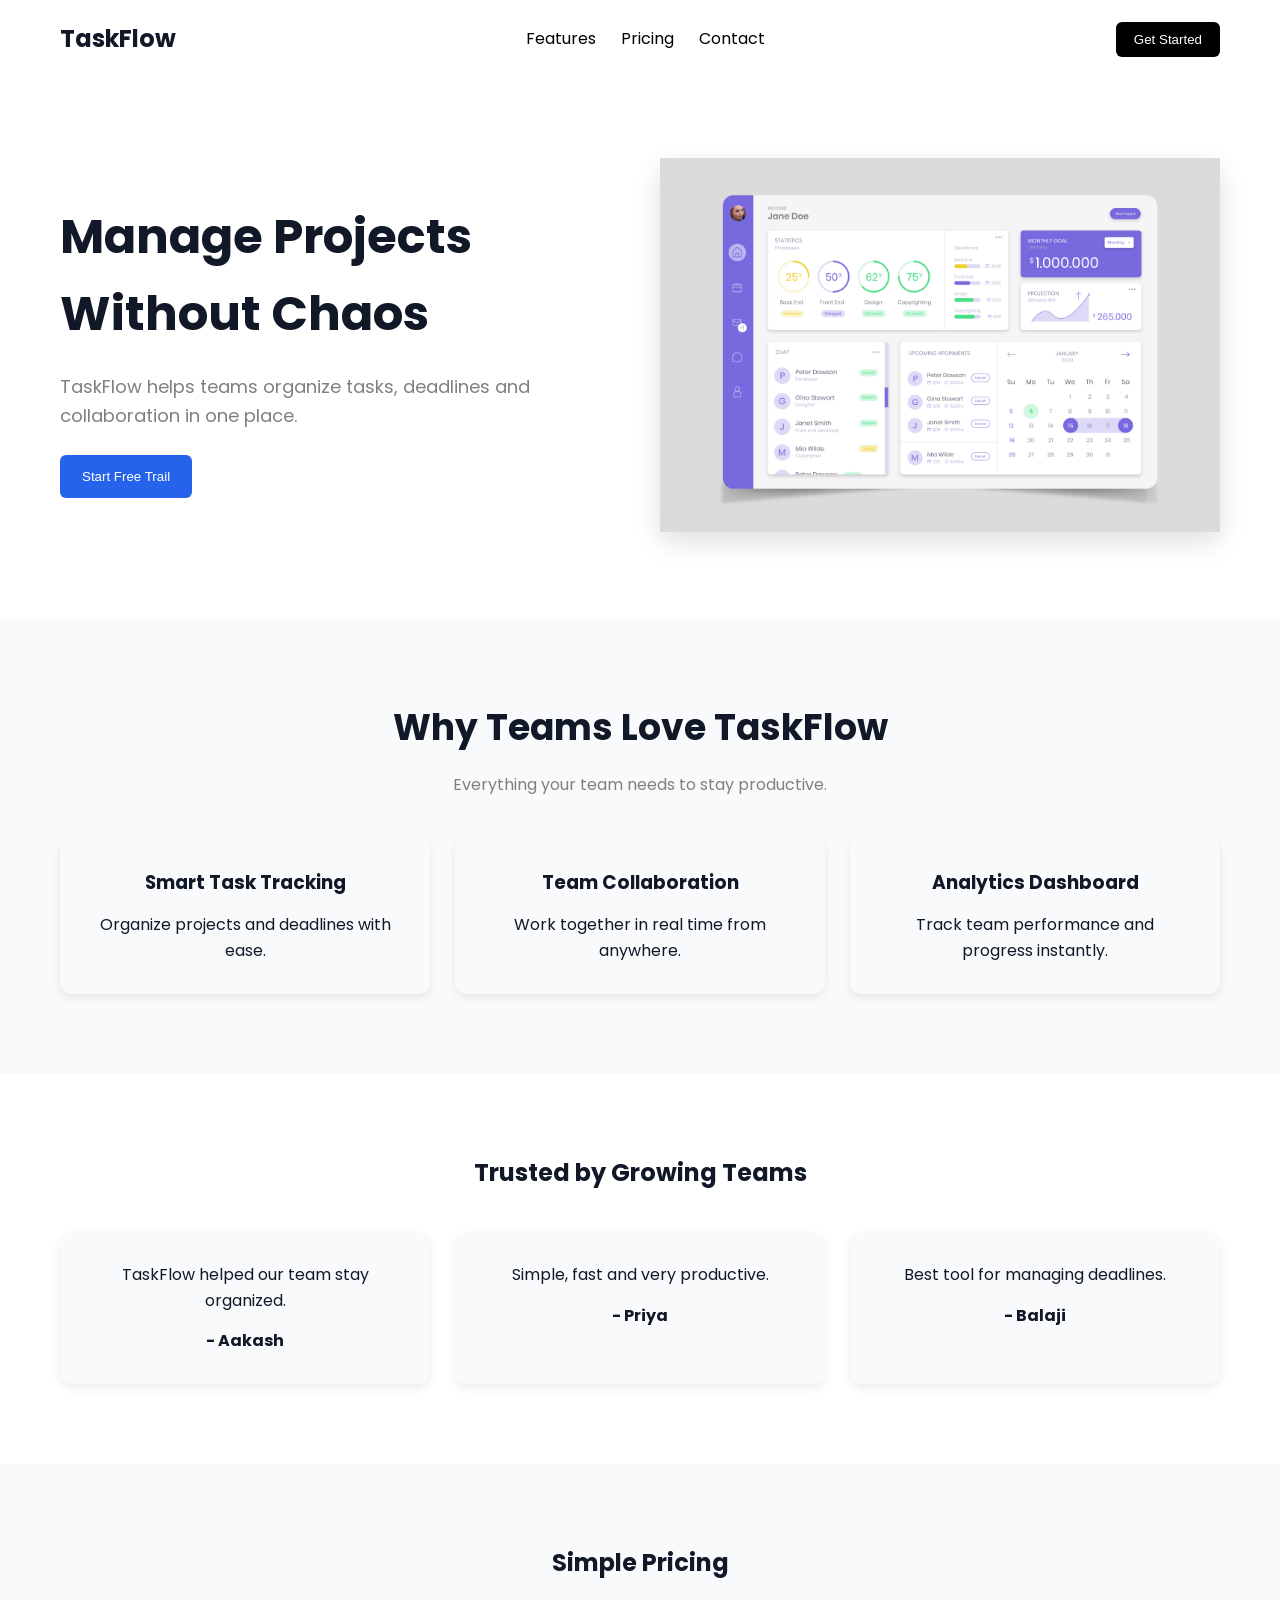
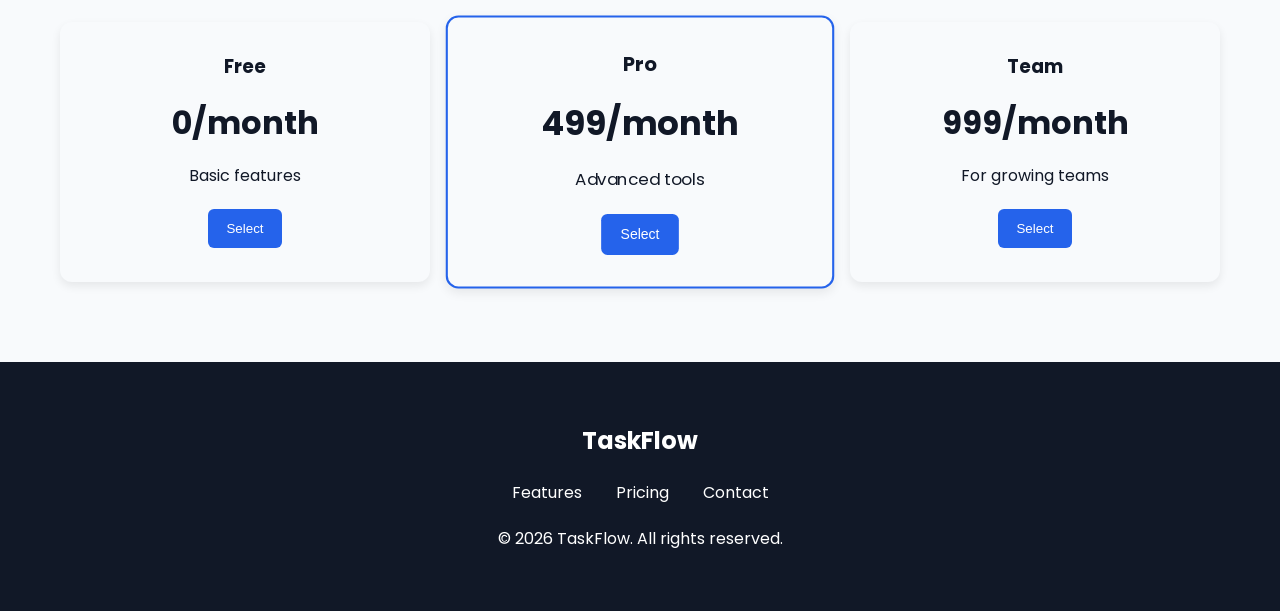
<file: index.html>
<!DOCTYPE html>
<html lang="en">

<head>
    <meta charset="UTF-8">
    <meta name="viewport" content="width=device-width, initial-scale=1.0">
    <title>TaskFlow</title>
    <link rel="stylesheet" href="./style.css">
    <link rel="preconnect" href="https://fonts.googleapis.com">
    <link rel="preconnect" href="https://fonts.gstatic.com" crossorigin>
    <link href="https://fonts.googleapis.com/css2?family=Poppins:wght@400;600;700&display=swap" rel="stylesheet">
    <link rel="apple-touch-icon" sizes="180x180" href="./assets/apple-touch-icon.png">
    <link rel="icon" type="image/png" sizes="32x32" href="./assets/favicon-32x32.png">
    <link rel="icon" type="image/png" sizes="16x16" href="./assets/favicon-16x16.png">
    <link rel="manifest" href="./assets/site.webmanifest">
</head>

<body>
    <header>
        <nav class="navbar">
            <h2 class="logo">TaskFlow</h2>
            <ul class="nav-links">
                <li><a href="#">Features</a></li>
                <li><a href="#">Pricing</a></li>
                <li><a href="#">Contact</a></li>
            </ul>
            <button class="nav-btn">Get Started</button>
        </nav>
    </header>
    <main>
        <section class="hero">
            <div class="hero-text">
                <h1>Manage Projects Without Chaos</h1>
                <p>
                    TaskFlow helps teams organize tasks,
                    deadlines and collaboration in one place.
                </p>
                <button class="hero-btn">Start Free Trail</button>
            </div>

            <div class="hero-image">
                <img src="./assets/Dashboard.png" alt="TaskFlow Dashboard">
            </div>

        </section>

        <section class="features">
            <h2>Why Teams Love TaskFlow</h2>
            <p class="section-text">
                Everything your team needs to stay productive.
            </p>
            <div class="feature-grid">
                <div class="card">
                    <h3>Smart Task Tracking</h3>
                    <p>Organize projects and deadlines with ease.</p>
                </div>
                <div class="card">
                    <h3>Team Collaboration</h3>
                    <p>Work together in real time from anywhere.</p>
                </div>

                <div class="card">
                    <h3>Analytics Dashboard</h3>
                    <p>Track team performance and progress instantly.</p>
                </div>
            </div>
        </section>

        <section class="testimonials">
            <h2>Trusted by Growing Teams</h2>
            <div class="testimonial-grid">
                <div class="review">
                    <p>TaskFlow helped our team stay organized.</p>
                    <h4>- Aakash</h4>
                </div>
                <div class="review">
                    <p>Simple, fast and very productive.</p>
                    <h4>- Priya</h4>
                </div>
                <div class="review">
                    <p>Best tool for managing deadlines.</p>
                    <h4>- Balaji</h4>
                </div>
            </div>
        </section>

        <section class="pricing">
            <h2>Simple Pricing</h2>
            <div class="pricing-grid">
                <div class="plan">
                    <h3>Free</h3>
                    <p class="price">0/month</p>
                    <p>Basic features</p>
                    <button>Select</button>
                </div>
                <div class="plan popular">
                    <h3>Pro</h3>
                    <p class="price">499/month</p>
                    <p>Advanced tools</p>
                    <button>Select</button>
                </div>
                <div class="plan">
                    <h3>Team</h3>
                    <p class="price">999/month</p>
                    <p>For growing teams</p>
                    <button>Select</button>
                </div>
            </div>
        </section>
    </main>
    <footer class="footer">
        <h2>TaskFlow</h2>
        <div class="footer-links">
            <a href="#">Features</a>
            <a href="#">Pricing</a>
            <a href="#">Contact</a>
        </div>
        <p>&copy; 2026 TaskFlow. All rights reserved.</p>
    </footer>
</body>

</html>
</file>
<file: style.css>
* {
    margin: 0;
    padding: 0;
    box-sizing: border-box;
}

html {
    scroll-behavior: smooth;
}

body {
    font-family: 'Poppins', sans-serif;
    line-height: 1.6;
}

.navbar {
    display: flex;
    justify-content: space-between;
    align-items: center;
    padding: 20px 60px;
}

.nav-links {
    display: flex;
    list-style: none;
    gap: 25px;
}

.nav-links a {
    text-decoration: none;
    color: black;
}

.nav-btn {
    padding: 10px 18px;
    border: none;
    background-color: black;
    color: white;
    border-radius: 6px;
}

.hero {
    display: flex;
    justify-content: space-between;
    align-items: center;
    padding: 80px 60px;
    gap: 40px;
}

.hero-text {
    flex: 1;
}

.hero-text h1 {
    font-size: 48px;
    margin-bottom: 20px;
}

.hero-text p {
    font-size: 18px;
    margin-bottom: 25px;
    color: gray;
}

.hero-btn {
    padding: 14px 22px;
    border: none;
    background-color: #2563eb;
    color: white;
    border-radius: 6px;
}

.hero-image {
    flex: 1;
}

.hero-image img {
    width: 100%;
    border: 12px;
    box-shadow: 0 10px 25px rgba(0, 0, 0, 0.12);
}

/* .mockup-box {
    background-color: #e5e7eb;
    height: 320px;
    display: flex;
    justify-content: center;
    align-items: center;
    border-radius: 12px;
} */

.features {
    padding: 80px 60px;
    text-align: center;
}

.features h2 {
    font-size: 36px;
    margin-bottom: 15px;
}

.section-text {
    color: gray;
    margin-bottom: 40px;
}

.feature-grid {
    display: grid;
    grid-template-columns: repeat(3, 1fr);
    gap: 25px;
}

.card {
    padding: 30px;
    border-radius: 12px;
    background-color: #f8fafc;
    box-shadow: 0 4px 10px rgba(0, 0, 0, 0.08);
    transition: 0.3s;
}

.card h3 {
    margin-bottom: 15px;
}

.testimonials,
.pricing {
    padding: 80px 60px;
    text-align: center;
}

.testimonial-grid,
.pricing-grid {
    display: grid;
    grid-template-columns: repeat(3, 1fr);
    gap: 25px;
    margin-top: 40px;
}

.review,
.plan {
    padding: 30px;
    background-color: #f8fafc;
    border-radius: 12px;
    box-shadow: 0 4px 10px rgba(0, 0, 0, 0.08);
}

.review p {
    margin-bottom: 15px;
}

.price {
    font-size: 32px;
    font-weight: bold;
    margin: 15px 0;
}

.plan button {
    margin-top: 20px;
    padding: 12px 18px;
    border: none;
    background-color: #2563eb;
    color: white;
    border-radius: 6px;
}

.popular {
    transform: scale(1.05);
    border: 2px solid #2563eb;
}

.footer {
    padding: 60px;
    text-align: center;
    background-color: #111827;
    color: white;
}

.footer-links {
    margin: 20px 0;
}

.footer-links a {
    color: white;
    text-decoration: none;
    margin: 0 15px;
}

@media (max-width: 768px) {
    .navbar {
        flex-direction: column;
        gap: 20px;
        padding: 20px;
    }

    .nav-links {
        flex-direction: column;
        align-items: center;
    }

    .hero {
        flex-direction: column;
        padding: 40px 20px;
        text-align: center;
    }

    .hero h1 {
        font-size: 36px;
    }

    .feature-grid,
    .testimonial-grid,
    .pricing-grid {
        grid-template-columns: 1fr;
    }

    .features,
    .testimonials,
    .pricing {
        padding: 50px 20px;
    }

    .footer {
        padding: 40px 20px;
    }
}

button {
    cursor: pointer;
    transition: 0.3s ease;
    background:#2563eb;
}

button:hover {
    transform: translateY(-3px);
    opacity: 0.9;
}

.card:hover,
.review:hover,
.plan:hover {
    transform: translateY(-10px);
    box-shadow: 0 12px 20px rgba(0, 0, 0, 0.12);
}

/* header {
    position: sticky;
    top: 0;
    background-color: white;
    z-index: 1000;
} */
 body {
    background-color: #ffffff;
    color: #111827;
 }
 .features, .pricing {
    background: #f8fafc;
 }
</file>
